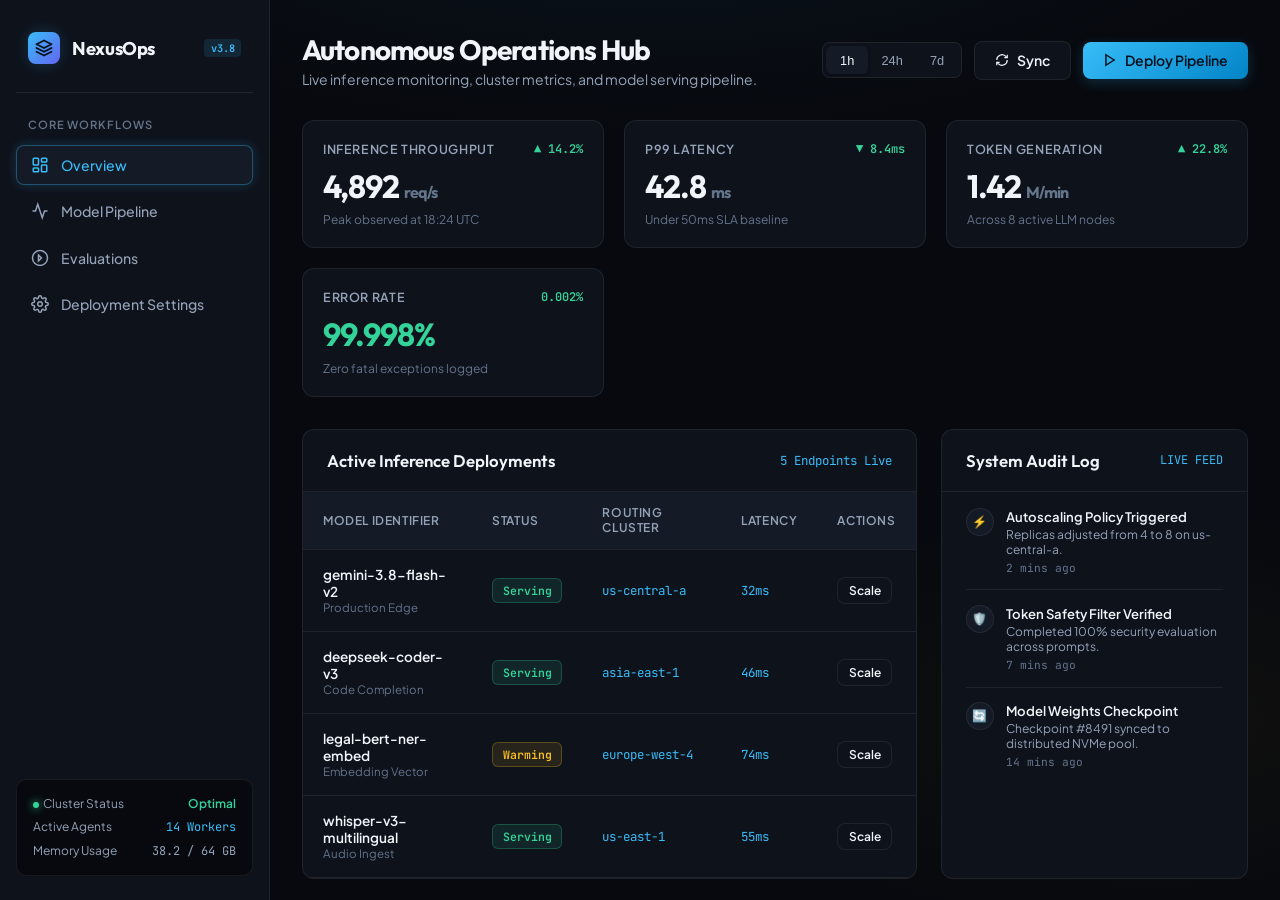
<file: curated_dashboard_preview.html>
<!DOCTYPE html>
<html lang="en">
<head>
  <meta charset="UTF-8">
  <meta name="viewport" content="width=device-width, initial-scale=1.0">
  <title>NexusOps — Autonomous AI Analytics Studio</title>
  <link rel="preconnect" href="https://fonts.googleapis.com">
  <link rel="preconnect" href="https://fonts.gstatic.com" crossorigin>
  <link href="https://fonts.googleapis.com/css2?family=JetBrains+Mono:wght@400;500;600&family=Outfit:wght@400;500;600;700&family=Plus+Jakarta+Sans:wght@300;400;500;600;700&display=swap" rel="stylesheet">
  
  <style>
    :root {
      --bg-base: #07090e;
      --bg-surface: #0e121b;
      --bg-surface-elevated: #151a27;
      --bg-surface-hover: #1c2333;
      
      --border-subtle: rgba(255, 255, 255, 0.07);
      --border-hover: rgba(255, 255, 255, 0.16);
      --border-accent: rgba(56, 189, 248, 0.35);
      
      --text-main: #f1f5f9;
      --text-muted: #94a3b8;
      --text-faint: #64748b;
      
      --cyan-core: #38bdf8;
      --cyan-glow: rgba(56, 189, 248, 0.2);
      --amber-core: #fbbf24;
      --amber-glow: rgba(251, 191, 36, 0.2);
      --emerald-core: #34d399;
      --emerald-glow: rgba(52, 211, 153, 0.2);
      --rose-core: #fb7185;
      
      --font-heading: 'Outfit', sans-serif;
      --font-body: 'Plus Jakarta Sans', sans-serif;
      --font-mono: 'JetBrains Mono', monospace;
      
      --ease-spring: cubic-bezier(0.16, 1, 0.3, 1);
    }

    * {
      box-sizing: border-box;
      margin: 0;
      padding: 0;
    }

    body {
      background-color: var(--bg-base);
      color: var(--text-main);
      font-family: var(--font-body);
      min-height: 100vh;
      display: flex;
      overflow-x: hidden;
      background-image: 
        radial-gradient(ellipse 80% 50% at 50% -20%, rgba(56, 189, 248, 0.08), transparent 70%),
        radial-gradient(ellipse 60% 40% at 90% 80%, rgba(251, 191, 36, 0.04), transparent 60%);
    }

    /* Sidebar Navigation */
    aside.sidebar {
      width: 270px;
      background: var(--bg-surface);
      border-right: 1px solid var(--border-subtle);
      display: flex;
      flex-direction: column;
      flex-shrink: 0;
      padding: 1.5rem 1rem;
      user-select: none;
    }

    .brand-logo {
      display: flex;
      align-items: center;
      gap: 0.75rem;
      padding: 0.5rem 0.75rem 1.75rem 0.75rem;
      border-bottom: 1px solid var(--border-subtle);
    }

    .brand-icon {
      width: 32px;
      height: 32px;
      background: linear-gradient(135deg, var(--cyan-core), #6366f1);
      border-radius: 8px;
      display: grid;
      place-items: center;
      box-shadow: 0 0 16px var(--cyan-glow);
    }

    .brand-name {
      font-family: var(--font-heading);
      font-weight: 700;
      font-size: 1.15rem;
      letter-spacing: -0.02em;
    }

    .brand-tag {
      font-size: 0.65rem;
      background: rgba(56, 189, 248, 0.12);
      color: var(--cyan-core);
      padding: 0.15rem 0.4rem;
      border-radius: 4px;
      font-family: var(--font-mono);
      font-weight: 600;
      margin-left: auto;
    }

    .nav-group {
      margin-top: 1.5rem;
      display: flex;
      flex-direction: column;
      gap: 0.35rem;
    }

    .nav-label {
      font-size: 0.7rem;
      text-transform: uppercase;
      letter-spacing: 0.08em;
      color: var(--text-faint);
      padding: 0 0.75rem 0.5rem;
      font-weight: 600;
    }

    .nav-item {
      display: flex;
      align-items: center;
      gap: 0.75rem;
      padding: 0.65rem 0.85rem;
      border-radius: 8px;
      color: var(--text-muted);
      text-decoration: none;
      font-size: 0.88rem;
      font-weight: 500;
      border: 1px solid transparent;
      transition: all 180ms var(--ease-spring);
      cursor: pointer;
    }

    .nav-item:hover {
      background: var(--bg-surface-elevated);
      color: var(--text-main);
      border-color: var(--border-subtle);
      transform: translateX(3px);
    }

    .nav-item.active {
      background: var(--bg-surface-elevated);
      color: var(--cyan-core);
      border-color: var(--border-accent);
      box-shadow: 0 0 12px var(--cyan-glow);
    }

    .nav-item svg {
      width: 18px;
      height: 18px;
      stroke-width: 2;
    }

    /* System Telemetry in Sidebar Footer */
    .sidebar-footer {
      margin-top: auto;
      padding: 1rem;
      background: var(--bg-base);
      border: 1px solid var(--border-subtle);
      border-radius: 10px;
    }

    .telemetry-row {
      display: flex;
      justify-content: space-between;
      font-size: 0.75rem;
      color: var(--text-muted);
      margin-bottom: 0.5rem;
    }

    .pulse-dot {
      display: inline-block;
      width: 6px;
      height: 6px;
      border-radius: 50%;
      background: var(--emerald-core);
      margin-right: 4px;
      box-shadow: 0 0 8px var(--emerald-core);
      animation: pulse 2s infinite;
    }

    @keyframes pulse {
      0%, 100% { opacity: 1; transform: scale(1); }
      50% { opacity: 0.4; transform: scale(0.9); }
    }

    /* Main Area */
    main.main-content {
      flex: 1;
      padding: 2rem;
      display: flex;
      flex-direction: column;
      gap: 2rem;
      overflow-y: auto;
      max-height: 100vh;
    }

    /* Header Bar */
    header.top-bar {
      display: flex;
      align-items: center;
      justify-content: space-between;
      flex-wrap: wrap;
      gap: 1rem;
    }

    .title-block h1 {
      font-family: var(--font-heading);
      font-size: 1.75rem;
      font-weight: 700;
      letter-spacing: -0.03em;
    }

    .title-block p {
      color: var(--text-muted);
      font-size: 0.875rem;
      margin-top: 0.2rem;
    }

    .action-controls {
      display: flex;
      align-items: center;
      gap: 0.75rem;
    }

    .pill-filter {
      display: flex;
      background: var(--bg-surface);
      border: 1px solid var(--border-subtle);
      border-radius: 8px;
      padding: 0.2rem;
    }

    .pill-btn {
      background: transparent;
      border: none;
      color: var(--text-muted);
      font-size: 0.8rem;
      font-weight: 500;
      padding: 0.4rem 0.85rem;
      border-radius: 6px;
      cursor: pointer;
      transition: all 140ms ease;
    }

    .pill-btn.active {
      background: var(--bg-surface-elevated);
      color: var(--text-main);
      box-shadow: 0 1px 4px rgba(0,0,0,0.4);
    }

    .btn-tactile {
      display: inline-flex;
      align-items: center;
      gap: 0.5rem;
      padding: 0.6rem 1.25rem;
      border-radius: 8px;
      font-family: var(--font-body);
      font-size: 0.875rem;
      font-weight: 600;
      cursor: pointer;
      transition: all 160ms var(--ease-spring);
      text-decoration: none;
      user-select: none;
    }

    .btn-primary {
      background: linear-gradient(135deg, var(--cyan-core), #0284c7);
      color: #04101d;
      border: none;
      box-shadow: 0 4px 14px var(--cyan-glow);
    }

    .btn-primary:hover {
      transform: translateY(-1.5px);
      box-shadow: 0 6px 20px rgba(56, 189, 248, 0.35);
    }

    .btn-primary:active {
      transform: translateY(0.5px) scale(0.98);
    }

    .btn-ghost {
      background: var(--bg-surface);
      border: 1px solid var(--border-subtle);
      color: var(--text-main);
    }

    .btn-ghost:hover {
      background: var(--bg-surface-hover);
      border-color: var(--border-hover);
      transform: translateY(-1px);
    }

    /* KPI Metrics Grid */
    .metrics-grid {
      display: grid;
      grid-template-columns: repeat(auto-fit, minmax(230px, 1fr));
      gap: 1.25rem;
    }

    .metric-card {
      background: var(--bg-surface);
      border: 1px solid var(--border-subtle);
      border-radius: 12px;
      padding: 1.25rem;
      position: relative;
      overflow: hidden;
      transition: all 220ms var(--ease-spring);
    }

    .metric-card:hover {
      border-color: var(--border-hover);
      transform: translateY(-2px);
      box-shadow: 0 10px 24px -10px rgba(0, 0, 0, 0.5);
    }

    .metric-card::before {
      content: '';
      position: absolute;
      top: 0;
      left: 0;
      width: 100%;
      height: 2px;
      background: transparent;
      transition: background 200ms ease;
    }

    .metric-card.accent-cyan:hover::before { background: var(--cyan-core); }
    .metric-card.accent-amber:hover::before { background: var(--amber-core); }
    .metric-card.accent-emerald:hover::before { background: var(--emerald-core); }

    .metric-header {
      display: flex;
      justify-content: space-between;
      align-items: center;
      margin-bottom: 0.75rem;
    }

    .metric-label {
      font-size: 0.78rem;
      text-transform: uppercase;
      letter-spacing: 0.05em;
      color: var(--text-muted);
      font-weight: 600;
    }

    .metric-delta {
      font-size: 0.75rem;
      font-weight: 600;
      font-family: var(--font-mono);
      display: flex;
      align-items: center;
      gap: 2px;
    }

    .delta-up { color: var(--emerald-core); }
    .delta-down { color: var(--rose-core); }

    .metric-value {
      font-family: var(--font-heading);
      font-size: 2rem;
      font-weight: 700;
      letter-spacing: -0.03em;
      line-height: 1.1;
    }

    .metric-footer {
      font-size: 0.75rem;
      color: var(--text-faint);
      margin-top: 0.5rem;
    }

    /* Interactive Data Core Split View */
    .content-split {
      display: grid;
      grid-template-columns: 2fr 1fr;
      gap: 1.5rem;
    }

    @media (max-width: 1024px) {
      .content-split {
        grid-template-columns: 1fr;
      }
    }

    .panel {
      background: var(--bg-surface);
      border: 1px solid var(--border-subtle);
      border-radius: 12px;
      overflow: hidden;
    }

    .panel-header {
      padding: 1.25rem 1.5rem;
      border-bottom: 1px solid var(--border-subtle);
      display: flex;
      align-items: center;
      justify-content: space-between;
    }

    .panel-title {
      font-family: var(--font-heading);
      font-size: 1.05rem;
      font-weight: 600;
    }

    /* Table Styles */
    .data-table-container {
      overflow-x: auto;
    }

    table.data-table {
      width: 100%;
      border-collapse: collapse;
      text-align: left;
      font-size: 0.85rem;
    }

    table.data-table th {
      padding: 0.85rem 1.25rem;
      background: var(--bg-surface-elevated);
      color: var(--text-muted);
      font-weight: 600;
      font-size: 0.75rem;
      text-transform: uppercase;
      letter-spacing: 0.05em;
      border-bottom: 1px solid var(--border-subtle);
    }

    table.data-table td {
      padding: 1rem 1.25rem;
      border-bottom: 1px solid var(--border-subtle);
      color: var(--text-main);
    }

    table.data-table tr:hover td {
      background: rgba(255, 255, 255, 0.02);
    }

    .badge {
      display: inline-flex;
      align-items: center;
      gap: 5px;
      padding: 0.25rem 0.6rem;
      border-radius: 6px;
      font-size: 0.72rem;
      font-weight: 600;
      font-family: var(--font-mono);
    }

    .badge-active {
      background: rgba(52, 211, 153, 0.1);
      color: var(--emerald-core);
      border: 1px solid rgba(52, 211, 153, 0.25);
    }

    .badge-pending {
      background: rgba(251, 191, 36, 0.1);
      color: var(--amber-core);
      border: 1px solid rgba(251, 191, 36, 0.25);
    }

    .mono-code {
      font-family: var(--font-mono);
      font-size: 0.78rem;
      color: var(--cyan-core);
    }

    /* Right Side Stream Logs */
    .feed-container {
      padding: 1rem 1.5rem;
      display: flex;
      flex-direction: column;
      gap: 0.9rem;
    }

    .feed-item {
      display: flex;
      gap: 0.75rem;
      align-items: flex-start;
      padding-bottom: 0.9rem;
      border-bottom: 1px solid var(--border-subtle);
    }

    .feed-item:last-child {
      border-bottom: none;
    }

    .feed-avatar {
      width: 28px;
      height: 28px;
      border-radius: 50%;
      background: var(--bg-surface-elevated);
      border: 1px solid var(--border-subtle);
      display: grid;
      place-items: center;
      font-size: 0.75rem;
      flex-shrink: 0;
    }

    .feed-content h4 {
      font-size: 0.82rem;
      font-weight: 600;
      color: var(--text-main);
    }

    .feed-content p {
      font-size: 0.75rem;
      color: var(--text-muted);
      margin-top: 0.15rem;
    }

    .feed-time {
      font-size: 0.7rem;
      color: var(--text-faint);
      font-family: var(--font-mono);
      margin-top: 0.25rem;
    }
  </style>
</head>
<body>

  <!-- Navigation Bar -->
  <aside class="sidebar">
    <div class="brand-logo">
      <div class="brand-icon">
        <svg width="18" height="18" viewBox="0 0 24 24" fill="none" stroke="#04101d" stroke-width="2.5" stroke-linecap="round" stroke-linejoin="round">
          <polygon points="12 2 2 7 12 12 22 7 12 2"></polygon>
          <polyline points="2 17 12 22 22 17"></polyline>
          <polyline points="2 12 12 17 22 12"></polyline>
        </svg>
      </div>
      <span class="brand-name">NexusOps</span>
      <span class="brand-tag">v3.8</span>
    </div>

    <div class="nav-group">
      <div class="nav-label">Core Workflows</div>
      <a class="nav-item active">
        <svg viewBox="0 0 24 24" fill="none" stroke="currentColor"><rect width="7" height="9" x="3" y="3" rx="1"/><rect width="7" height="5" x="14" y="3" rx="1"/><rect width="7" height="9" x="14" y="12" rx="1"/><rect width="7" height="5" x="3" y="16" rx="1"/></svg>
        Overview
      </a>
      <a class="nav-item">
        <svg viewBox="0 0 24 24" fill="none" stroke="currentColor"><path d="M22 12h-4l-3 9L9 3l-3 9H2"/></svg>
        Model Pipeline
      </a>
      <a class="nav-item">
        <svg viewBox="0 0 24 24" fill="none" stroke="currentColor"><circle cx="12" cy="12" r="10"/><path d="m14 12-4-4v8z"/></svg>
        Evaluations
      </a>
      <a class="nav-item">
        <svg viewBox="0 0 24 24" fill="none" stroke="currentColor"><circle cx="12" cy="12" r="3"/><path d="M19.4 15a1.65 1.65 0 0 0 .33 1.82l.06.06a2 2 0 0 1 0 2.83 2 2 0 0 1-2.83 0l-.06-.06a1.65 1.65 0 0 0-1.82-.33 1.65 1.65 0 0 0-1 1.51V21a2 2 0 0 1-2 2 2 2 0 0 1-2-2v-.09A1.65 1.65 0 0 0 9 19.4a1.65 1.65 0 0 0-1.82.33l-.06.06a2 2 0 0 1-2.83 0 2 2 0 0 1 0-2.83l.06-.06a1.65 1.65 0 0 0 .33-1.82 1.65 1.65 0 0 0-1.51-1H3a2 2 0 0 1-2-2 2 2 0 0 1 2-2h.09A1.65 1.65 0 0 0 4.6 9a1.65 1.65 0 0 0-.33-1.82l-.06-.06a2 2 0 0 1 0-2.83 2 2 0 0 1 2.83 0l.06.06a1.65 1.65 0 0 0 1.82.33H9a1.65 1.65 0 0 0 1-1.51V3a2 2 0 0 1 2-2 2 2 0 0 1 2 2v.09a1.65 1.65 0 0 0 1 1.51 1.65 1.65 0 0 0 1.82-.33l.06-.06a2 2 0 0 1 2.83 0 2 2 0 0 1 0 2.83l-.06.06a1.65 1.65 0 0 0-.33 1.82V9a1.65 1.65 0 0 0 1.51 1H21a2 2 0 0 1 2 2 2 2 0 0 1-2 2h-.09a1.65 1.65 0 0 0-1.51 1z"/></svg>
        Deployment Settings
      </a>
    </div>

    <div class="sidebar-footer">
      <div class="telemetry-row">
        <span><span class="pulse-dot"></span>Cluster Status</span>
        <span style="color: var(--emerald-core); font-weight:600;">Optimal</span>
      </div>
      <div class="telemetry-row">
        <span>Active Agents</span>
        <span style="font-family: var(--font-mono); color: var(--cyan-core);">14 Workers</span>
      </div>
      <div class="telemetry-row" style="margin-bottom:0;">
        <span>Memory Usage</span>
        <span style="font-family: var(--font-mono);">38.2 / 64 GB</span>
      </div>
    </div>
  </aside>

  <!-- Main View Area -->
  <main class="main-content">
    <header class="top-bar">
      <div class="title-block">
        <h1>Autonomous Operations Hub</h1>
        <p>Live inference monitoring, cluster metrics, and model serving pipeline.</p>
      </div>

      <div class="action-controls">
        <div class="pill-filter">
          <button class="pill-btn active">1h</button>
          <button class="pill-btn">24h</button>
          <button class="pill-btn">7d</button>
        </div>
        <button class="btn-tactile btn-ghost" id="refreshBtn">
          <svg width="14" height="14" viewBox="0 0 24 24" fill="none" stroke="currentColor" stroke-width="2"><path d="M3 12a9 9 0 0 1 15-6.7L21 8"/><path d="M21 3v5h-5"/><path d="M21 12a9 9 0 0 1-15 6.7L3 16"/><path d="M3 21v-5h5"/></svg>
          Sync
        </button>
        <button class="btn-tactile btn-primary" id="deployTrigger">
          <svg width="14" height="14" viewBox="0 0 24 24" fill="none" stroke="currentColor" stroke-width="2.5"><polygon points="5 3 19 12 5 21 5 3"/></svg>
          Deploy Pipeline
        </button>
      </div>
    </header>

    <!-- Metrics Strip -->
    <section class="metrics-grid">
      <div class="metric-card accent-cyan">
        <div class="metric-header">
          <span class="metric-label">Inference Throughput</span>
          <span class="metric-delta delta-up">▲ 14.2%</span>
        </div>
        <div class="metric-value">4,892 <span style="font-size: 1rem; color: var(--text-faint);">req/s</span></div>
        <div class="metric-footer">Peak observed at 18:24 UTC</div>
      </div>

      <div class="metric-card accent-emerald">
        <div class="metric-header">
          <span class="metric-label">p99 Latency</span>
          <span class="metric-delta delta-up">▼ 8.4ms</span>
        </div>
        <div class="metric-value">42.8 <span style="font-size: 1rem; color: var(--text-faint);">ms</span></div>
        <div class="metric-footer">Under 50ms SLA baseline</div>
      </div>

      <div class="metric-card accent-amber">
        <div class="metric-header">
          <span class="metric-label">Token Generation</span>
          <span class="metric-delta delta-up">▲ 22.8%</span>
        </div>
        <div class="metric-value">1.42 <span style="font-size: 1rem; color: var(--text-faint);">M/min</span></div>
        <div class="metric-footer">Across 8 active LLM nodes</div>
      </div>

      <div class="metric-card">
        <div class="metric-header">
          <span class="metric-label">Error Rate</span>
          <span class="metric-delta delta-up">0.002%</span>
        </div>
        <div class="metric-value" style="color: var(--emerald-core);">99.998%</div>
        <div class="metric-footer">Zero fatal exceptions logged</div>
      </div>
    </section>

    <!-- Content Core: Split View -->
    <section class="content-split">
      <!-- Active Agents / Endpoints Table -->
      <div class="panel">
        <div class="panel-header">
          <span class="panel-title">Active Inference Deployments</span>
          <span class="mono-code">5 Endpoints Live</span>
        </div>
        <div class="data-table-container">
          <table class="data-table">
            <thead>
              <tr>
                <th>Model Identifier</th>
                <th>Status</th>
                <th>Routing Cluster</th>
                <th>Latency</th>
                <th>Actions</th>
              </tr>
            </thead>
            <tbody id="endpointTable">
              <tr>
                <td>
                  <div style="font-weight:600;">gemini-3.8-flash-v2</div>
                  <div style="font-size:0.72rem; color:var(--text-faint);">Production Edge</div>
                </td>
                <td><span class="badge badge-active">Serving</span></td>
                <td><span class="mono-code">us-central-a</span></td>
                <td><span class="mono-code">32ms</span></td>
                <td><button class="btn-tactile btn-ghost" style="padding:0.3rem 0.65rem; font-size:0.75rem;">Scale</button></td>
              </tr>
              <tr>
                <td>
                  <div style="font-weight:600;">deepseek-coder-v3</div>
                  <div style="font-size:0.72rem; color:var(--text-faint);">Code Completion</div>
                </td>
                <td><span class="badge badge-active">Serving</span></td>
                <td><span class="mono-code">asia-east-1</span></td>
                <td><span class="mono-code">46ms</span></td>
                <td><button class="btn-tactile btn-ghost" style="padding:0.3rem 0.65rem; font-size:0.75rem;">Scale</button></td>
              </tr>
              <tr>
                <td>
                  <div style="font-weight:600;">legal-bert-ner-embed</div>
                  <div style="font-size:0.72rem; color:var(--text-faint);">Embedding Vector</div>
                </td>
                <td><span class="badge badge-pending">Warming</span></td>
                <td><span class="mono-code">europe-west-4</span></td>
                <td><span class="mono-code">74ms</span></td>
                <td><button class="btn-tactile btn-ghost" style="padding:0.3rem 0.65rem; font-size:0.75rem;">Scale</button></td>
              </tr>
              <tr>
                <td>
                  <div style="font-weight:600;">whisper-v3-multilingual</div>
                  <div style="font-size:0.72rem; color:var(--text-faint);">Audio Ingest</div>
                </td>
                <td><span class="badge badge-active">Serving</span></td>
                <td><span class="mono-code">us-east-1</span></td>
                <td><span class="mono-code">55ms</span></td>
                <td><button class="btn-tactile btn-ghost" style="padding:0.3rem 0.65rem; font-size:0.75rem;">Scale</button></td>
              </tr>
            </tbody>
          </table>
        </div>
      </div>

      <!-- Real-Time Activity Feed -->
      <div class="panel">
        <div class="panel-header">
          <span class="panel-title">System Audit Log</span>
          <span style="font-size:0.75rem; color:var(--cyan-core); font-family:var(--font-mono);">LIVE FEED</span>
        </div>
        <div class="feed-container" id="feedLogs">
          <div class="feed-item">
            <div class="feed-avatar">⚡</div>
            <div class="feed-content">
              <h4>Autoscaling Policy Triggered</h4>
              <p>Replicas adjusted from 4 to 8 on us-central-a.</p>
              <div class="feed-time">2 mins ago</div>
            </div>
          </div>
          <div class="feed-item">
            <div class="feed-avatar">🛡️</div>
            <div class="feed-content">
              <h4>Token Safety Filter Verified</h4>
              <p>Completed 100% security evaluation across prompts.</p>
              <div class="feed-time">7 mins ago</div>
            </div>
          </div>
          <div class="feed-item">
            <div class="feed-avatar">🔄</div>
            <div class="feed-content">
              <h4>Model Weights Checkpoint</h4>
              <p>Checkpoint #8491 synced to distributed NVMe pool.</p>
              <div class="feed-time">14 mins ago</div>
            </div>
          </div>
        </div>
      </div>
    </section>
  </main>

  <script>
    // Subtle interactivity & tactile effects
    const refreshBtn = document.getElementById('refreshBtn');
    const deployBtn = document.getElementById('deployTrigger');

    refreshBtn.addEventListener('click', () => {
      refreshBtn.style.transform = 'scale(0.95)';
      setTimeout(() => refreshBtn.style.transform = 'none', 150);
      
      const metrics = document.querySelectorAll('.metric-value');
      metrics.forEach(m => {
        m.style.opacity = '0.4';
        setTimeout(() => m.style.opacity = '1', 250);
      });
    });

    deployBtn.addEventListener('click', () => {
      alert('Pipeline execution initiated in cluster [us-central-a]. Monitoring live logs...');
    });

    document.querySelectorAll('.pill-btn').forEach(btn => {
      btn.addEventListener('click', (e) => {
        document.querySelectorAll('.pill-btn').forEach(b => b.classList.remove('active'));
        e.target.classList.add('active');
      });
    });
  </script>
</body>
</html>
</file>
